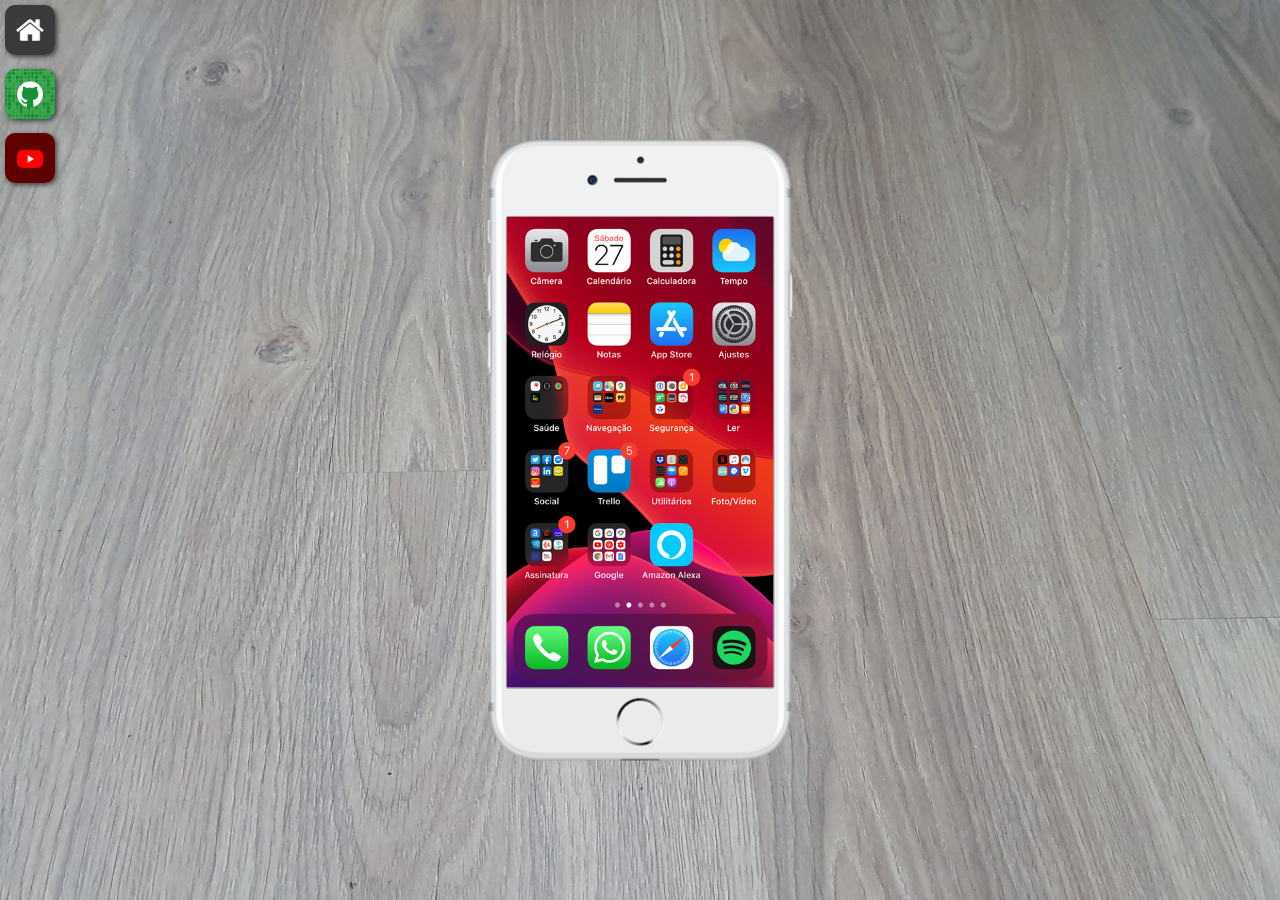
<file: index.html>
<!DOCTYPE html>
<html lang="pt-br">
<head>
    <meta charset="UTF-8">
    <meta name="viewport" content="width=device-width, initial-scale=1.0">
    <title>Conteúdo Tela Smartphone</title>
    <link rel="shortcut icon" href="favicon.ico" type="image/x-icon">
    <link rel="stylesheet" href="css/style.css">
</head>
<body>
    <main>
        <section id="iphone">
            <iframe src="home.html" name="tela" id="tela" frameborder="0"></iframe>
        </section>
        <section id="social">
            <a href="home.html" target="tela"><img src="imagens/logo-home.jpg" alt="home"></a><br>
            <a href="githubeLeandro.html" target="tela"><img src="imagens/logo-github.jpg" alt="github"></a><br>
            <a href="youtubeLeandro.html" target="tela"><img src="imagens/logo-youtube.jpg" alt="youtube"></a>
        </section>
    </main>
</body>
</html>
</file>
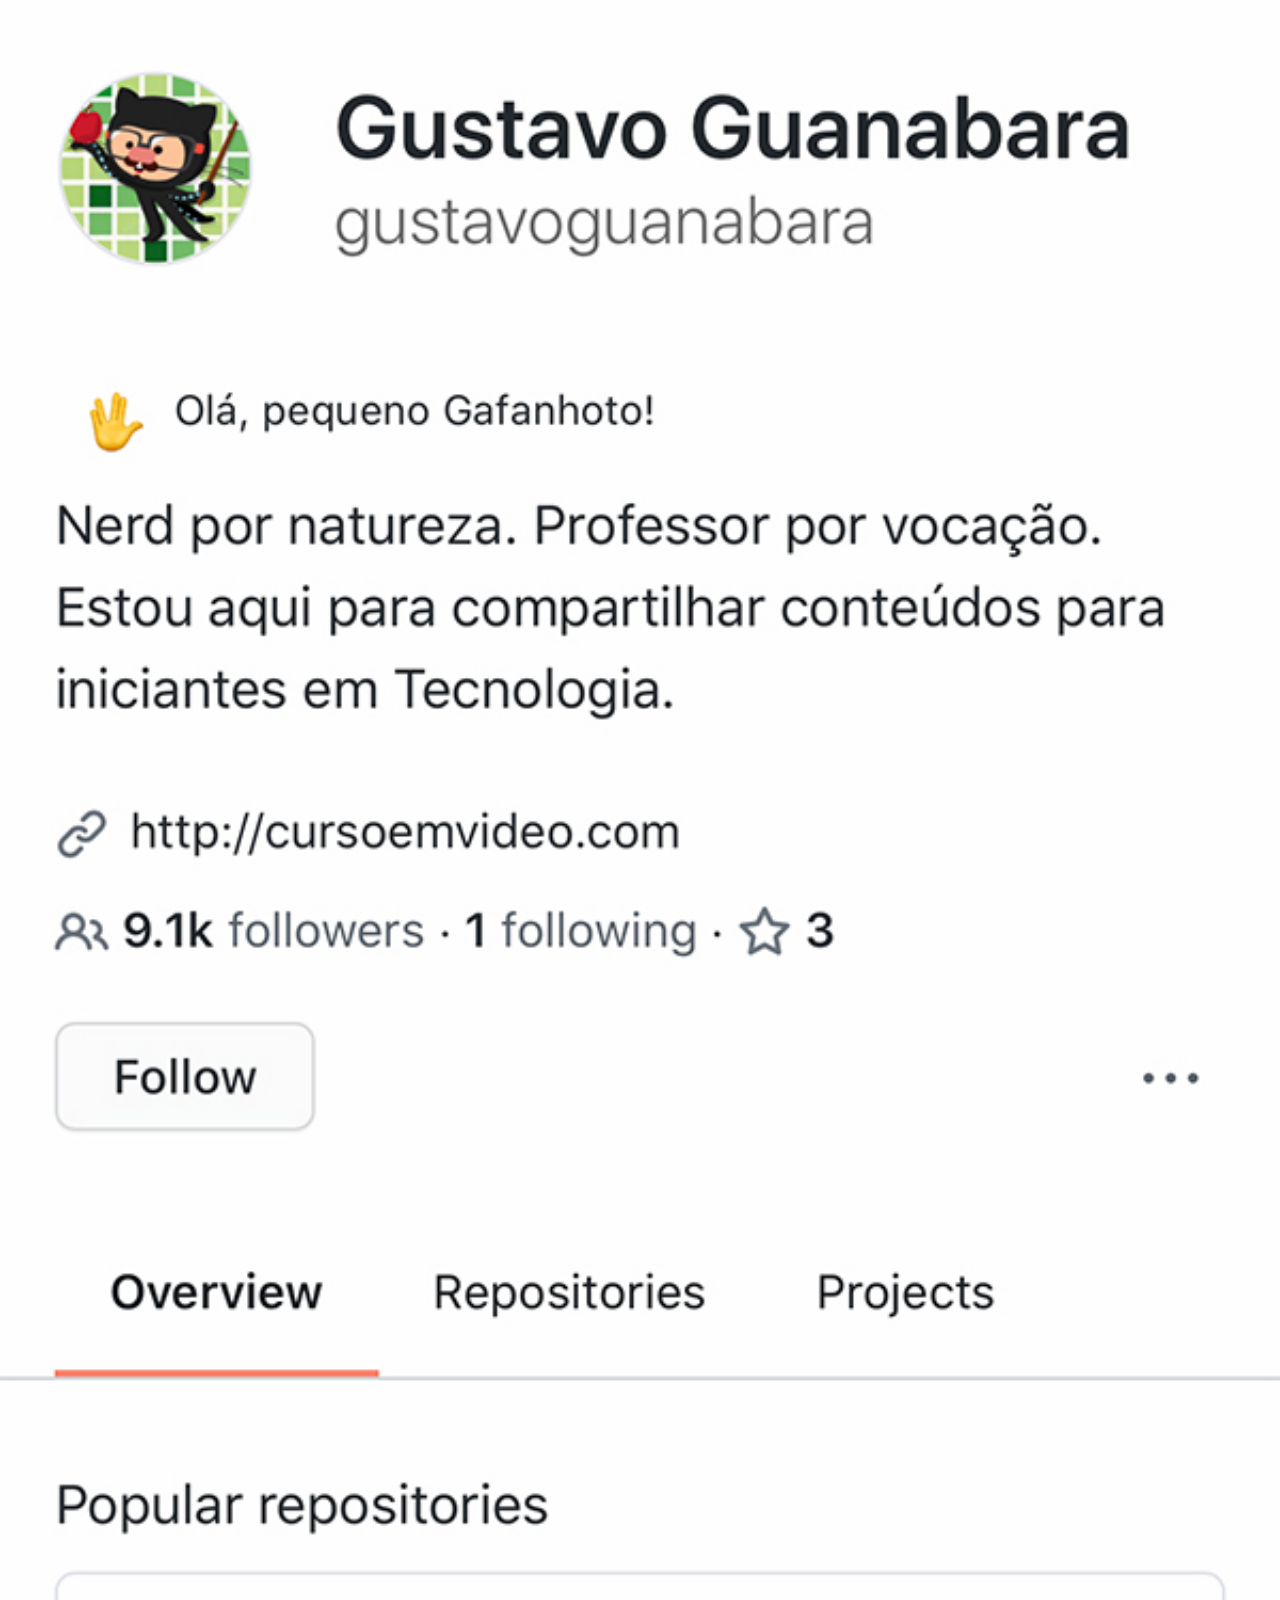
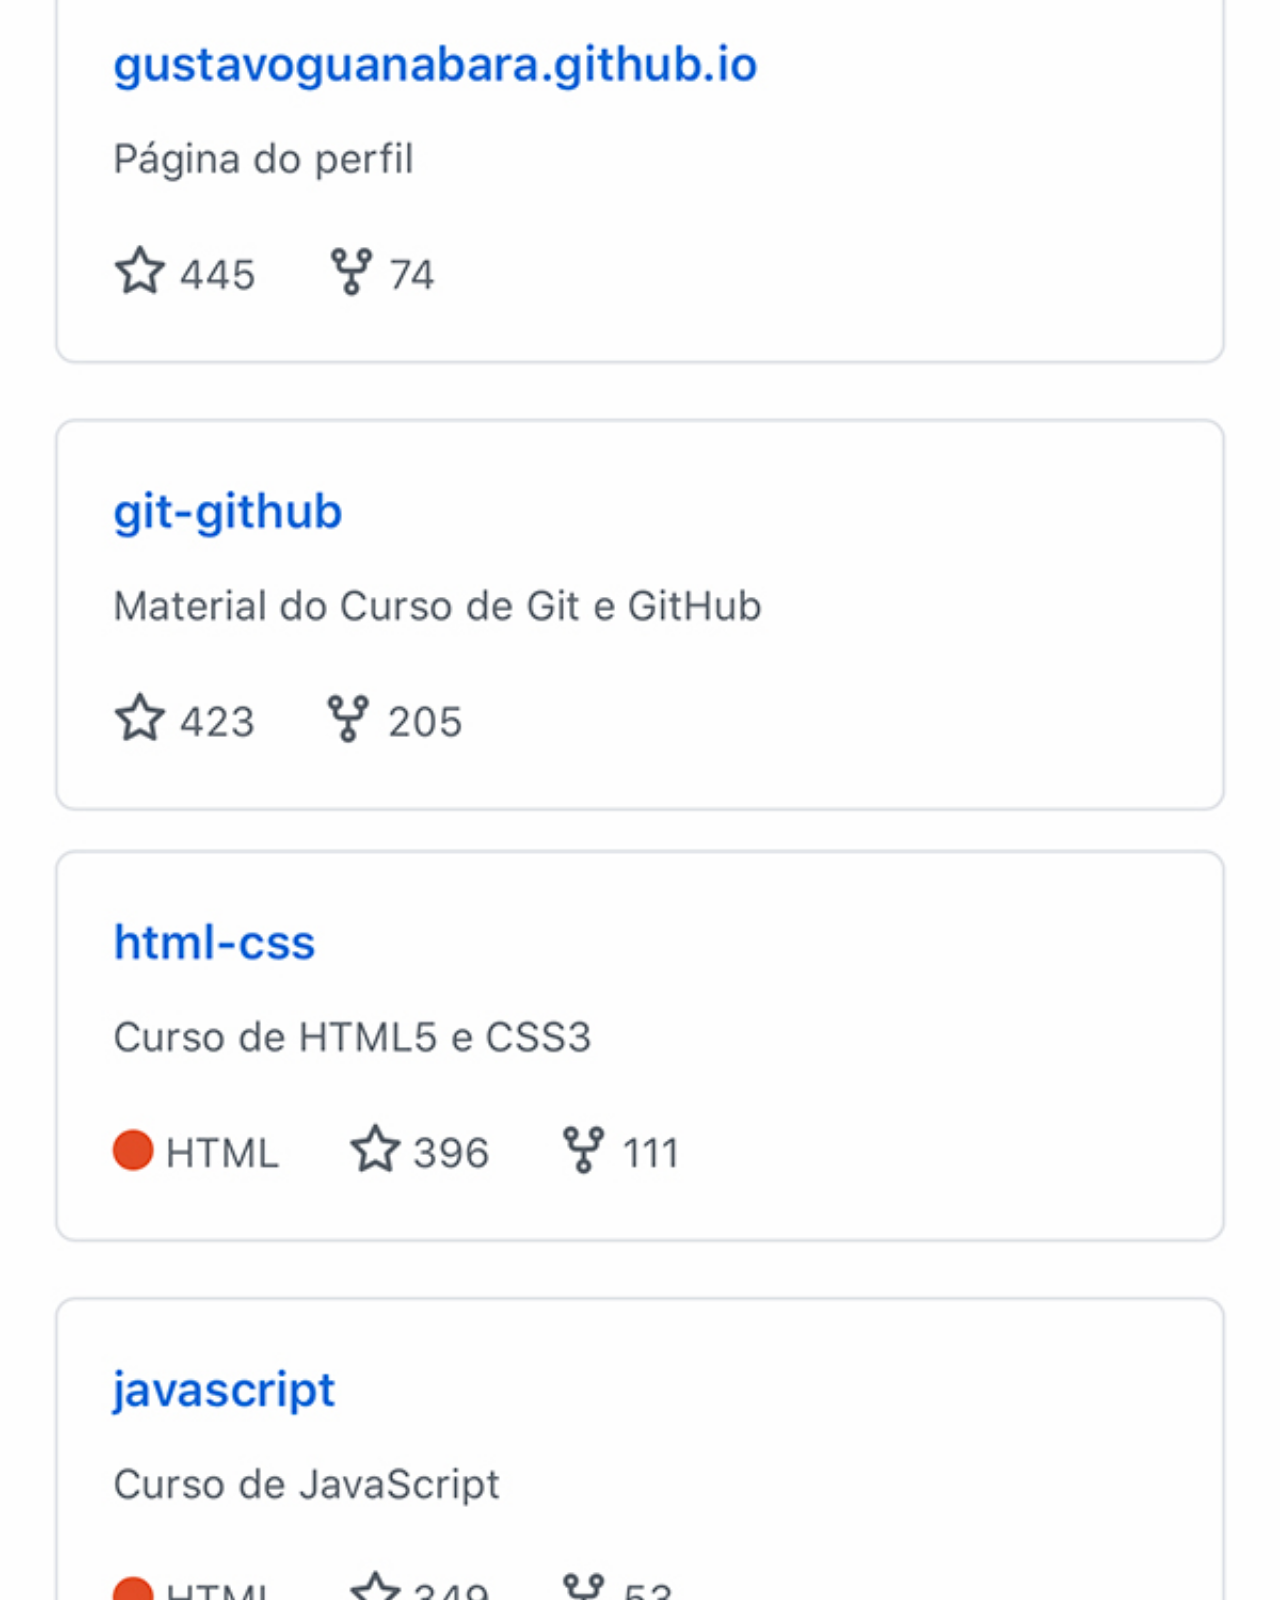
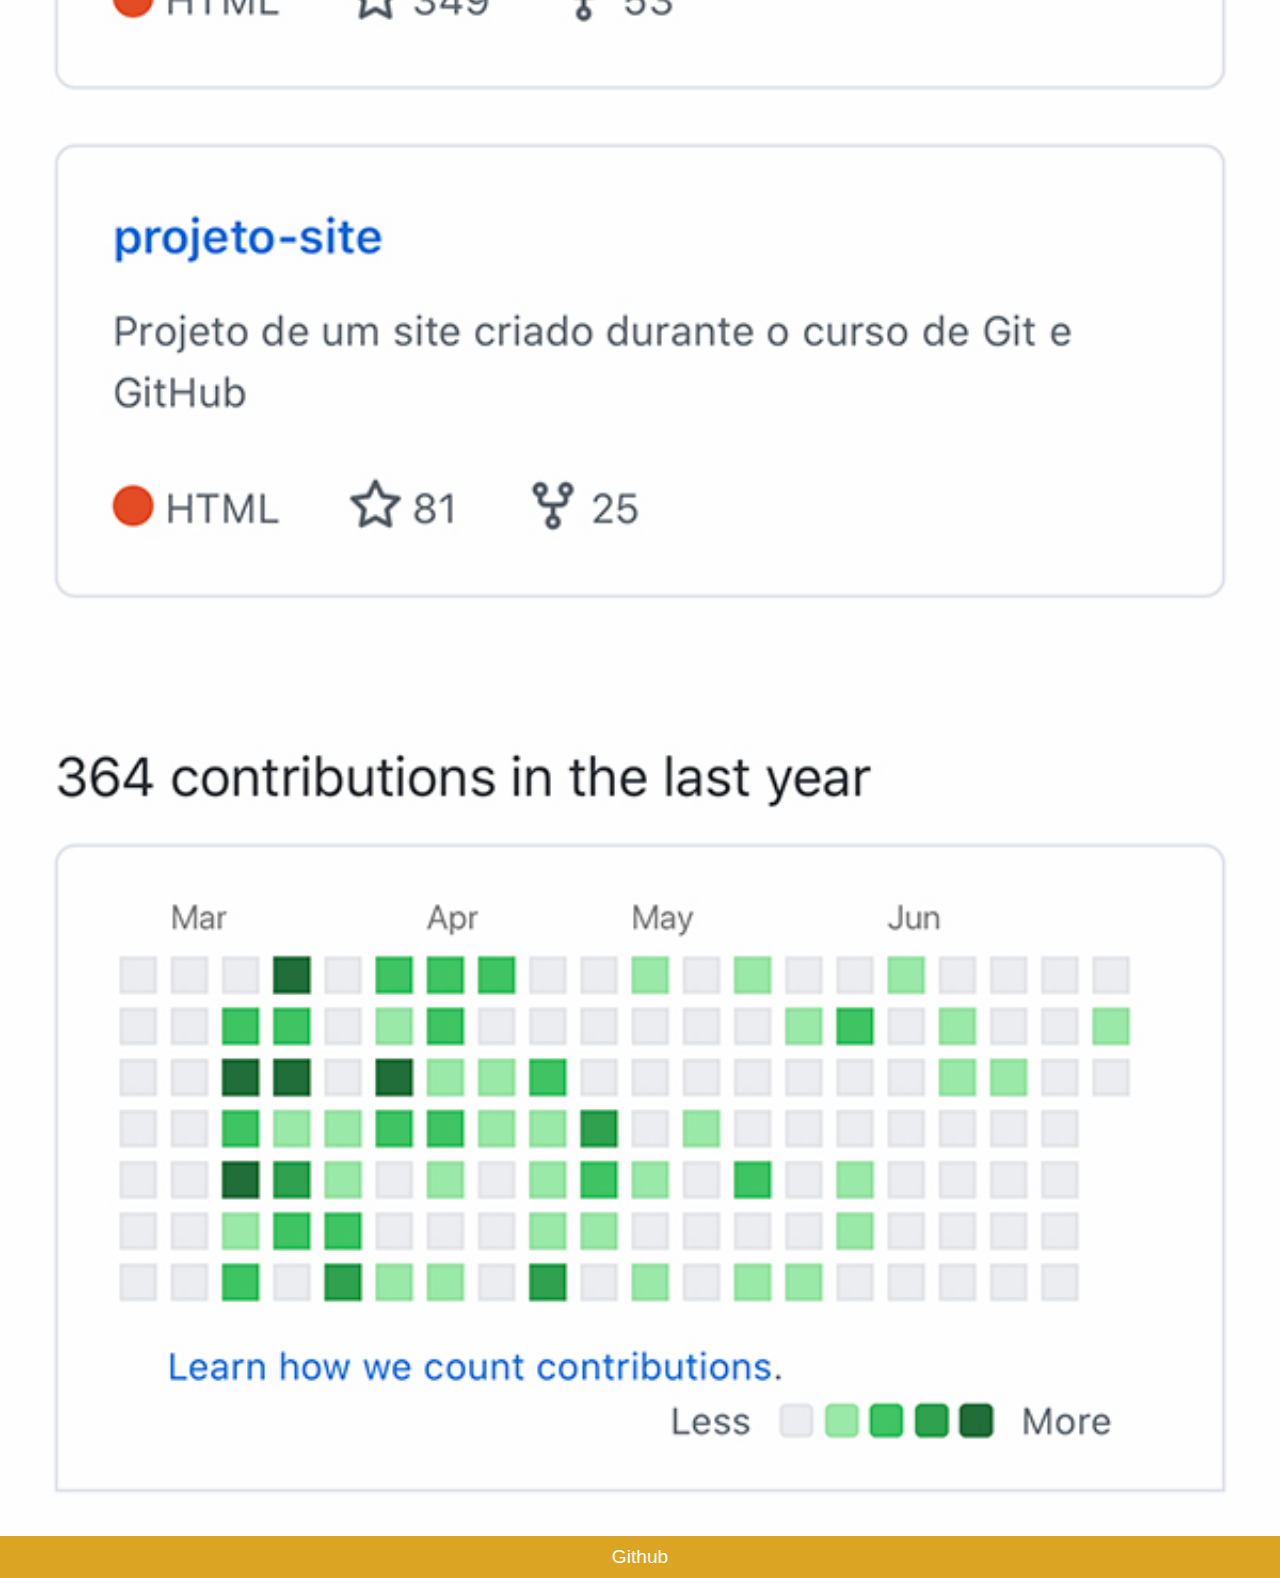
<file: githubeLeandro.html>
<!DOCTYPE html>
<html lang="pt-br">
<head>
    <meta charset="UTF-8">
    <meta name="viewport" content="width=device-width, initial-scale=1.0">
    <title>Github</title>

    <style>

        * {

            margin: 0px;
            padding: 0px;
        }
        ::-webkit-scrollbar { /* retira a barra de rolagem */

            width: 0px;
            height: 0px;

        }

        body {

            text-align: center;
        }

        img {

            width: 100vw;
        }

        a {
        
            display: block;
            background-color: #DBA423;
            color: white;
            font-family: Arial, Helvetica, sans-serif;
            font-size: 1.2em;
            text-decoration: none;
            padding: 10px;
        }

        a:hover {

            text-decoration: underline;
            font-weight: bold;
            color: #235CDB;
        }

    </style>
</head>
<body>
    <img src="imagens/tela-github.jpg" alt="github"> <!-- imagem a ser criada -->
    <a href="https://github.com/leandrolopes21" target="_blank">Github</a>
</body>
</html>
</file>
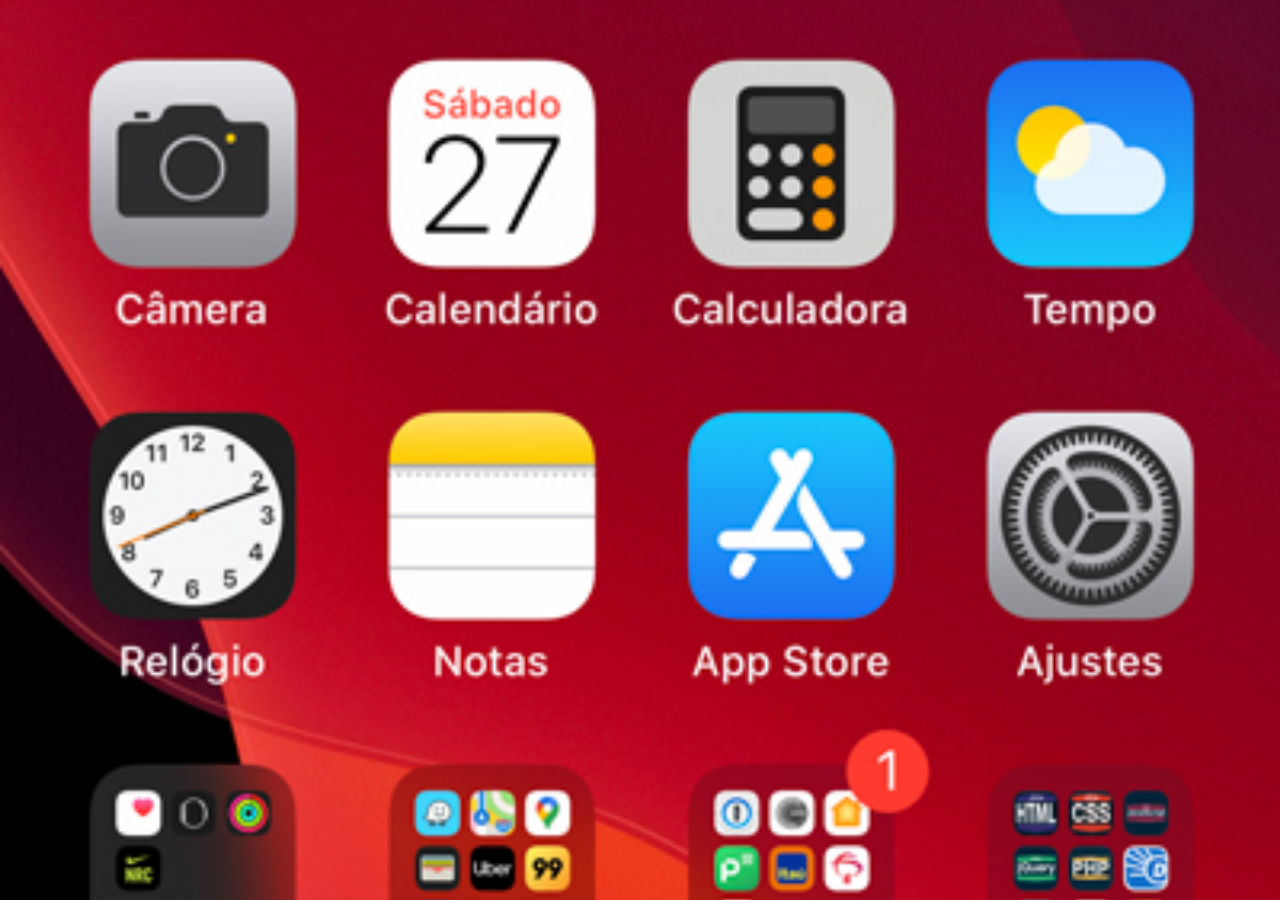
<file: home.html>
<!DOCTYPE html>
<html lang="pt-br">
<head>
    <meta charset="UTF-8">
    <meta name="viewport" content="width=device-width, initial-scale=1.0">
    <title>Página 2</title>
    <style>

        * {

            margin: 0px;
            padding: 0px;
        }

        body {

            width: 100vw;
            height: 100vh;
            background: url(imagens/tela-home.jpg) no-repeat top center;
            background-size: cover
        }
    </style>
</head>
<body>
    
</body>
</html>
</file>
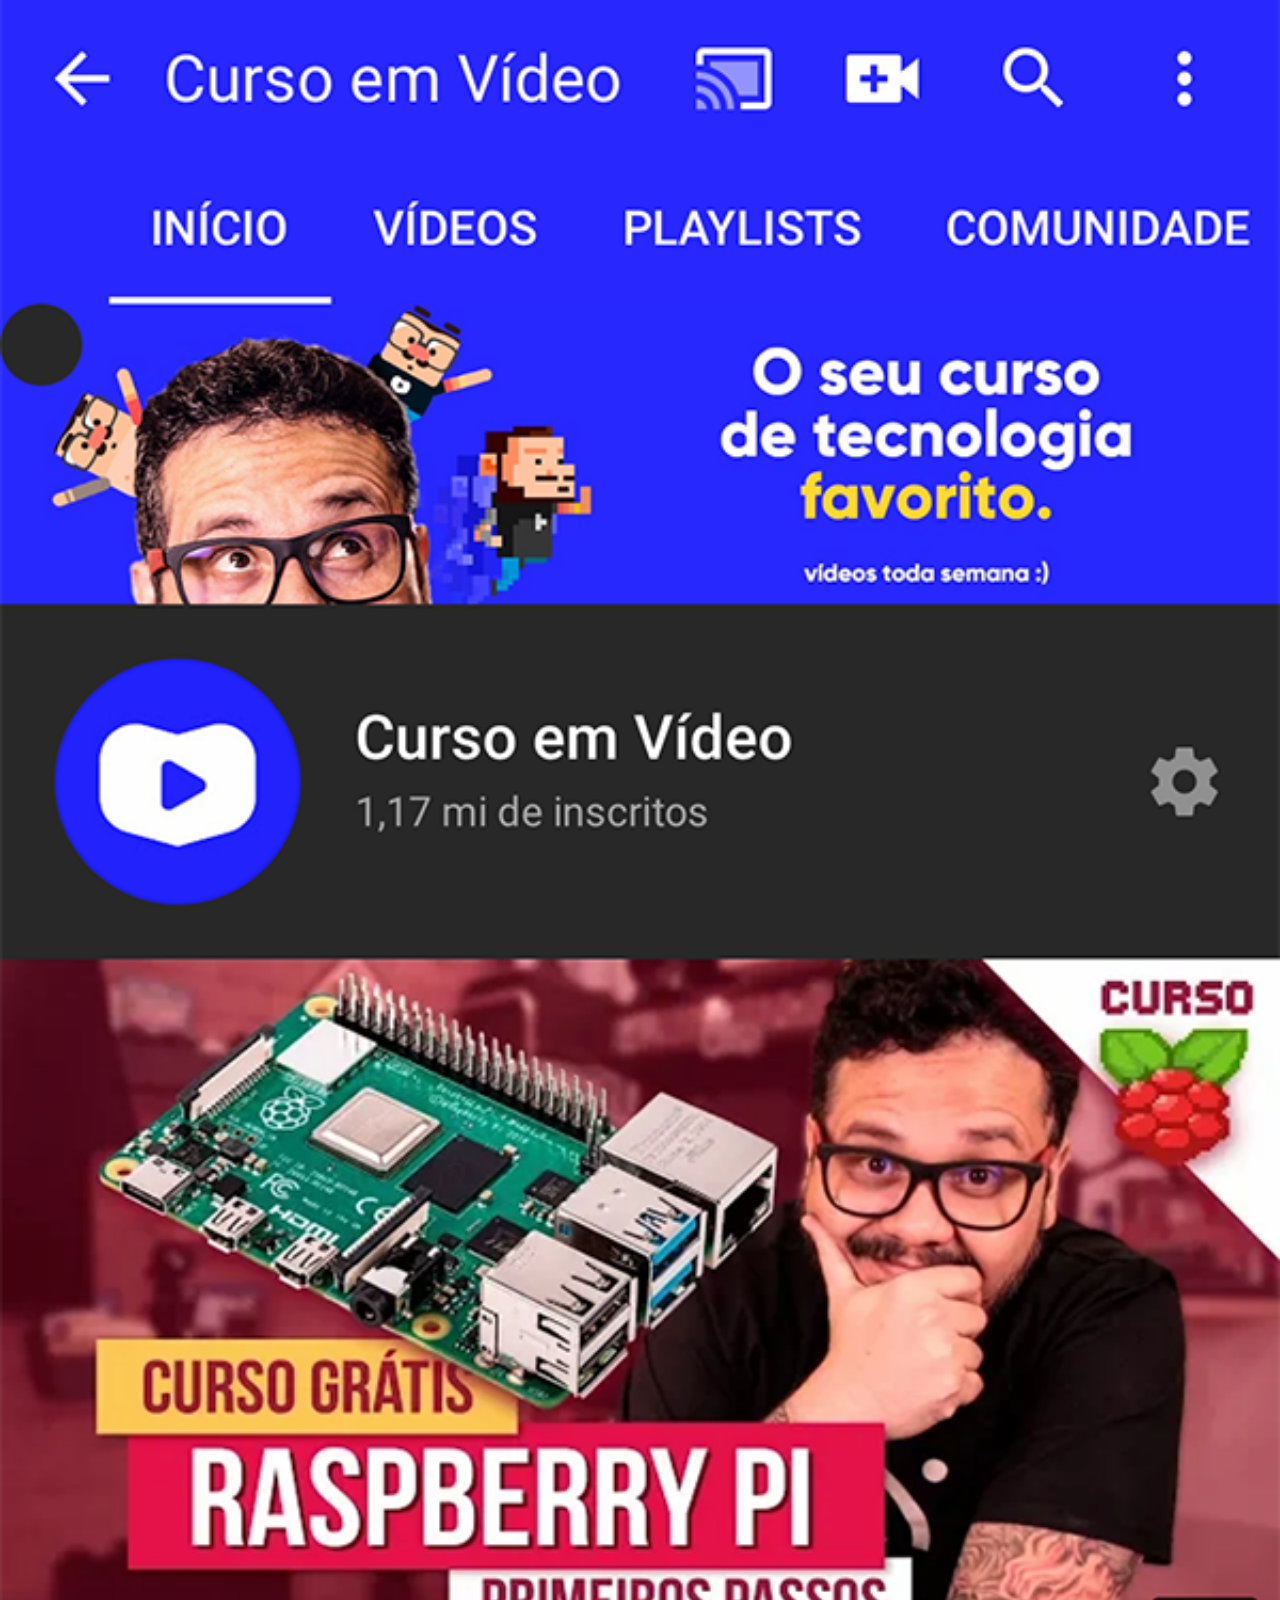
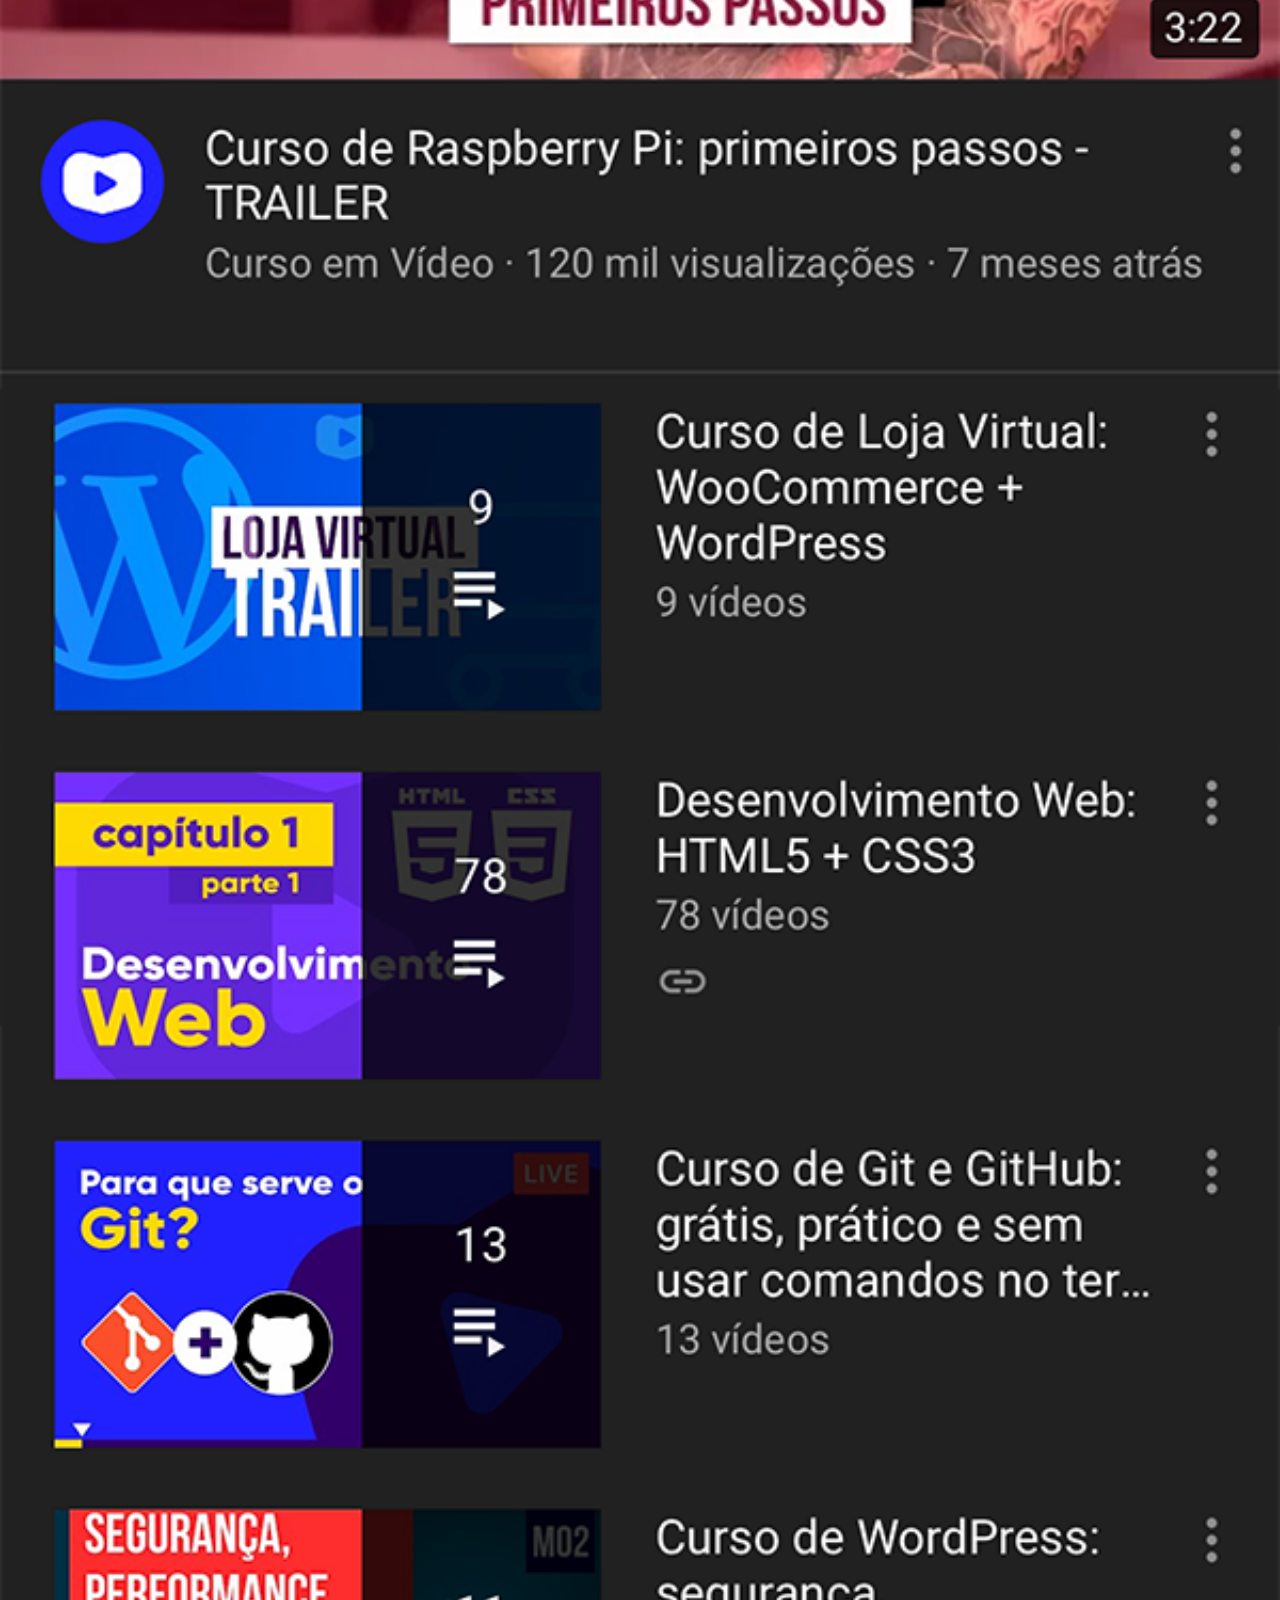
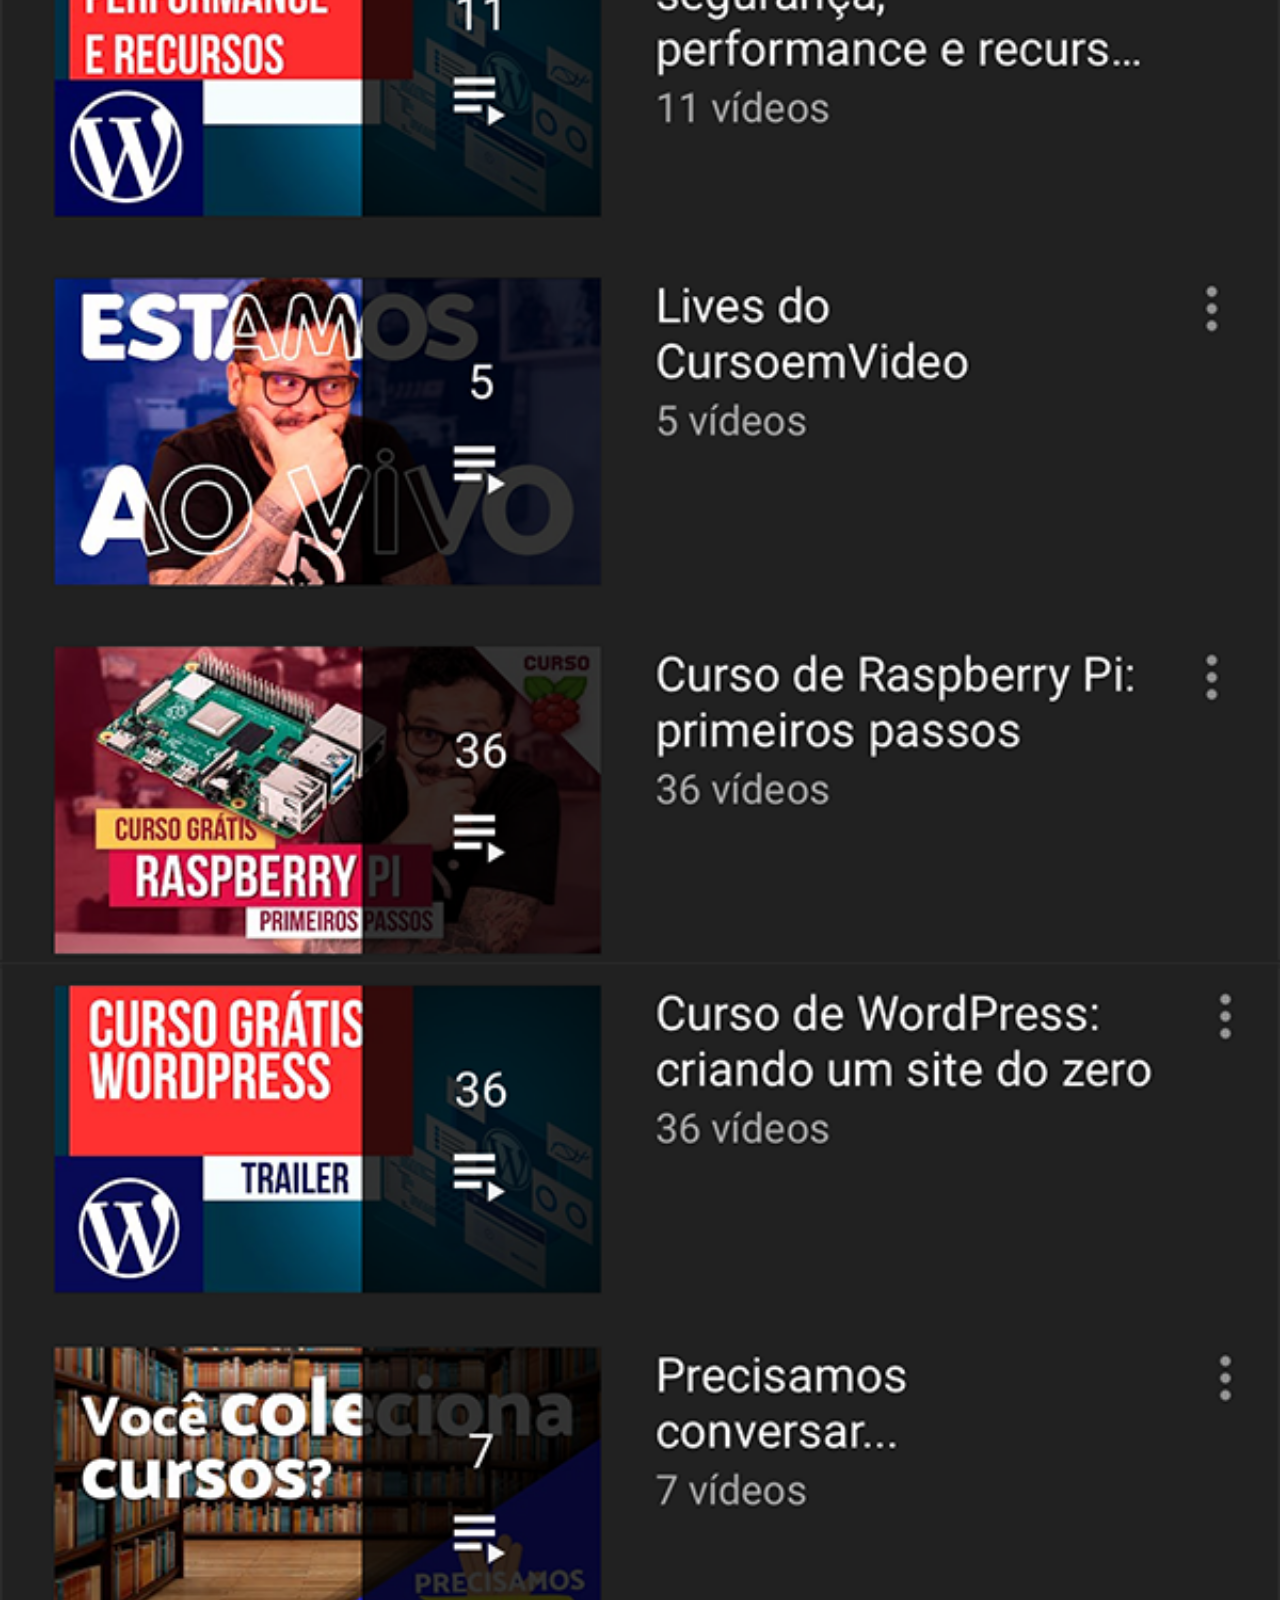
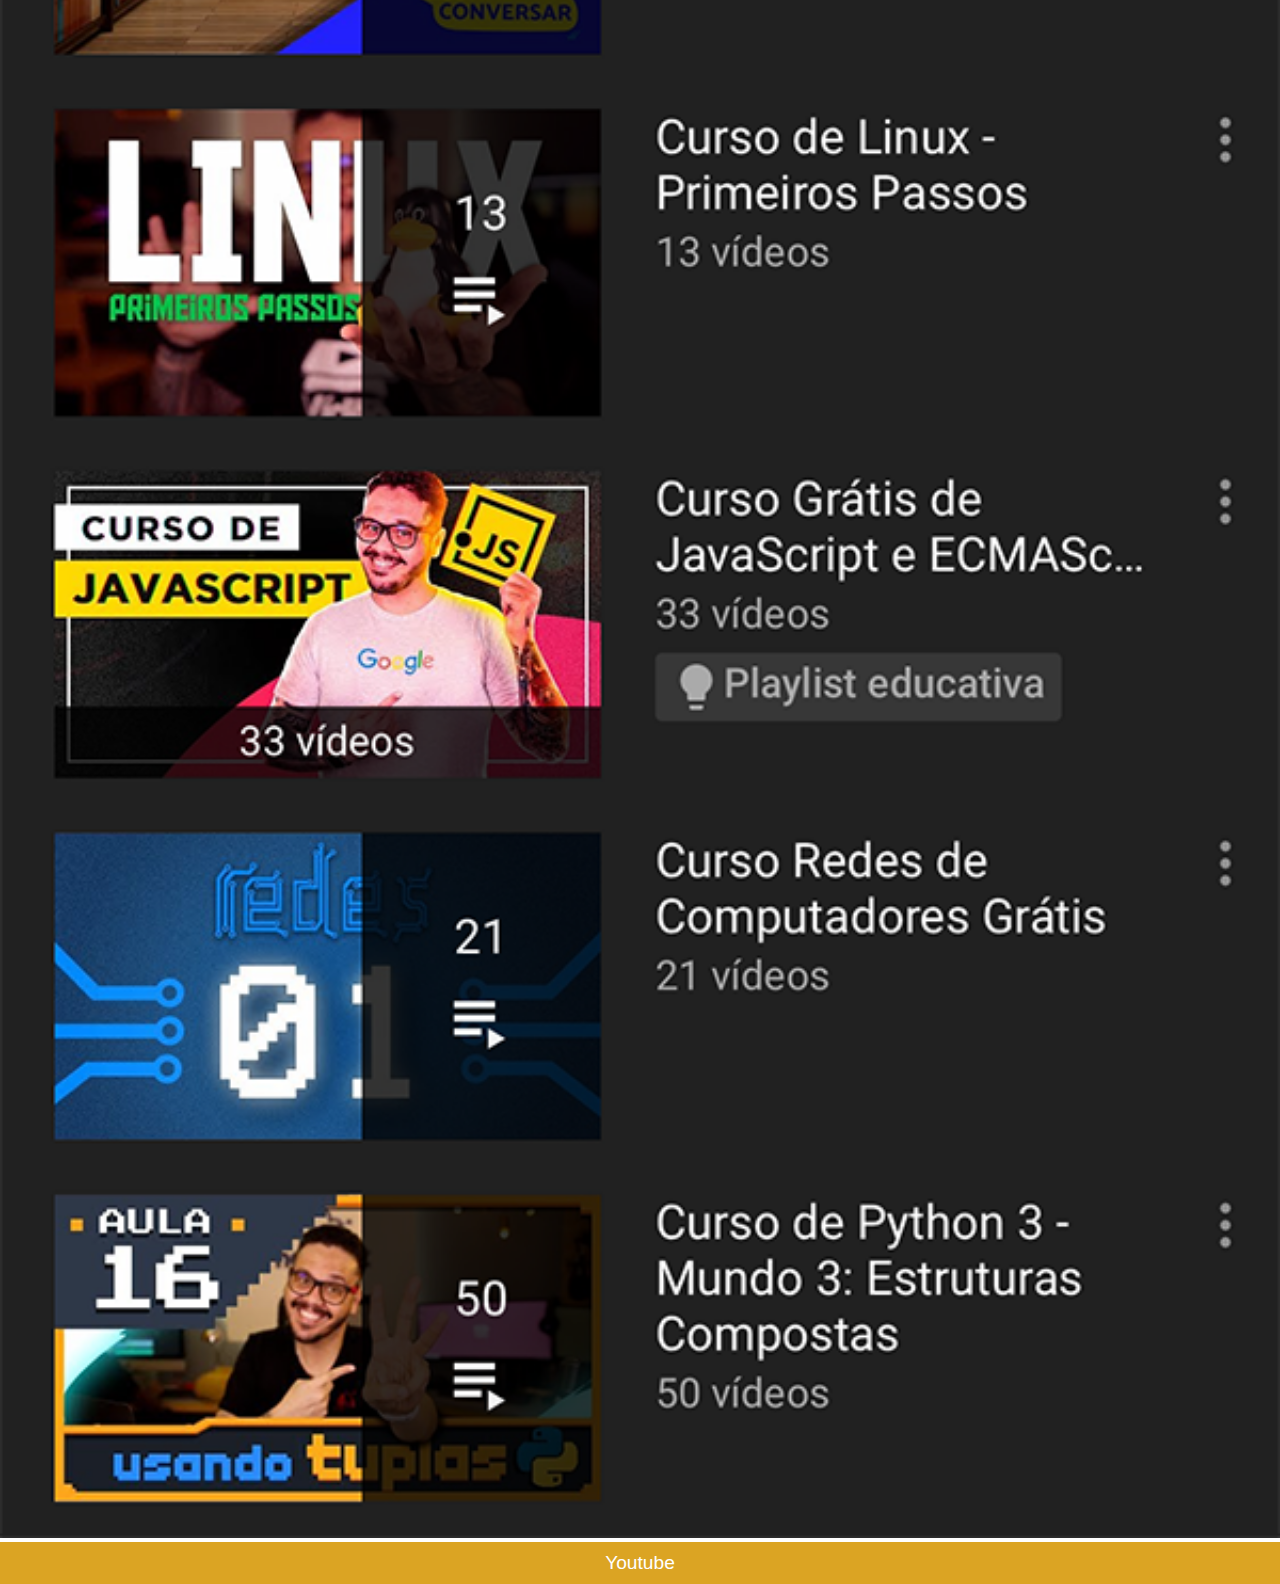
<file: youtubeLeandro.html>
<!DOCTYPE html>
<html lang="pt-br">
<head>
    <meta charset="UTF-8">
    <meta name="viewport" content="width=device-width, initial-scale=1.0">
    <title>Youtube</title>

    <style>

        * {

            margin: 0px;
            padding: 0px;
        }
        ::-webkit-scrollbar { /* retira a barra de rolagem */

            width: 0px;
            height: 0px;

        }

        body {

            text-align: center;
        }

        img {

            width: 100vw;
        }

        a {
        
            display: block;
            background-color: #DBA423;
            color: white;
            font-family: Arial, Helvetica, sans-serif;
            font-size: 1.2em;
            text-decoration: none;
            padding: 10px;
        }

        a:hover {

            text-decoration: underline;
            font-weight: bold;
            color: #235CDB;
        }

    </style>
</head>
<body>
    <img src="imagens/tela-youtube.png" alt="youtube"> <!-- imagem a ser criada -->
    <a href="https://www.youtube.com/channel/UCPshepEpHRkupU7BO6M7S8A" target="_blank">Youtube</a>
</body>
</html>
</file>
<file: css/style.css>
@charset "UTF-8";

* {
    margin: 0px;
    padding: 0px;
}

html, body {

    height: 100vh;
    width: 100vw;
    background-color: black;

}

body {

    background: url(../imagens/piso.jpg) no-repeat top center;
    background-size: cover;
    background-attachment: fixed;
}

main {

    position: relative;
    height: 100vh;

}

section#iphone { /* esta section representa o iphone */

    position: absolute;
    top: 50%;
    left: 50%;
    transform: translate(-50%, -50%);
    width: 311px;
    height: 627px;
    background: url(../imagens/frame-iphone.png);
    
}

iframe#tela { /* este iframe representa o iframe com id=tela, que chama a página home.html */

    position: absolute;
    background-color: white;
    width: 267px;
    height: 471px;
    top: 80px;
    left: 22px;
}

section#social {

    text-align: left;
}

section#social img {

    width: 50px;
    margin: 5px;
    border-radius: 10px;
    box-shadow: 2px 2px 5px rgba(0, 0, 0, 0.600);
}

/* section#social > a {

    width: 50px;
    margin: 5px;
    border-radius: 10px;
    box-shadow: 2px 2px 5px rgba(0, 0, 0, 0.600);
} */
</file>
